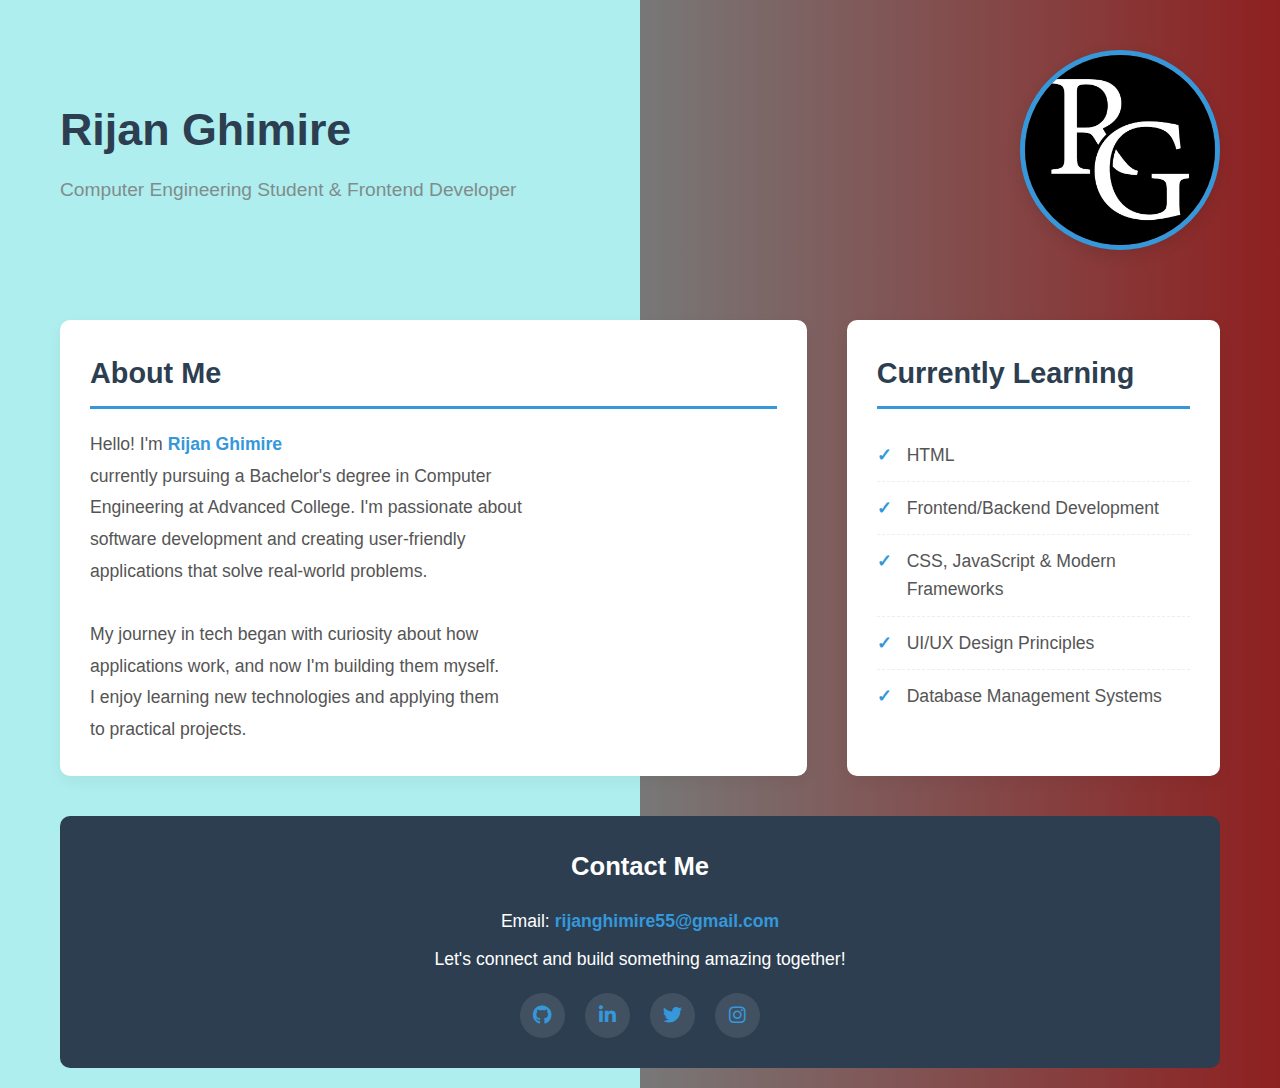
<file: Portfolio/index.html>
<!DOCTYPE html>
<html lang="en">
<head>
    <meta charset="UTF-8">
    <meta name="viewport" content="width=device-width, initial-scale=1.0">
    <title>rijan-ghimire</title>
    <link rel="stylesheet" href="https://cdnjs.cloudflare.com/ajax/libs/font-awesome/6.4.0/css/all.min.css">
    <link rel="stylesheet" href="styles.css">
</head>
<body>
    
    <div class="container">
        <header id="name">
            <div>
                <h1>Rijan Ghimire</h1>
                <p style="color: #7f8c8d; font-size: 1.2rem;">Computer Engineering Student & Frontend Developer</p>
            </div>
            <div class="pic">
                <img src="RG.png" height="200" alt="photo of ritik">
            </div>
        </header>
        
        <main>
            <section id="about_me">
                <h2>About Me</h2>
                <pre>Hello! I'm <b>Rijan Ghimire</b>
currently pursuing a Bachelor's degree in Computer 
Engineering at Advanced College. I'm passionate about 
software development and creating user-friendly 
applications that solve real-world problems.

My journey in tech began with curiosity about how 
applications work, and now I'm building them myself. 
I enjoy learning new technologies and applying them 
to practical projects.</pre>
            </section>
            
            <section id="learning">
                <h2>Currently Learning</h2>
                <ul>
                    <li>HTML</li>
                    <li>Frontend/Backend Development</li>
                    <li>CSS, JavaScript & Modern Frameworks</li>
                    <li>UI/UX Design Principles</li>
                    <li>Database Management Systems</li>
                </ul>
            </section>
        </main>

        <footer>
            <div id="contact">
                <h3>Contact Me</h3>
                <p>
                  Email: <a href="https://mail.google.com/">rijanghimire55@gmail.com</a>
                </p>
                <p style="margin-top: 10px;">
                    Let's connect and build something amazing together!
                </p>
                
                <div class="social-icons">
                    <a href="https://github.com" title="GitHub">
                        <i class="fab fa-github"></i>
                    </a>
                    <a href="https://linkedin.com" title="LinkedIn">
                        <i class="fab fa-linkedin-in"></i>
                    </a>
                    <a href="https://twitter.com" title="Twitter">
                        <i class="fab fa-twitter"></i>
                    </a>
                    <a href="https://instagram.com" title="Instagram">
                        <i class="fab fa-instagram"></i>
                    </a>
                </div>
            </div>
        </footer>
    </div>
</body>
</html>
</file>
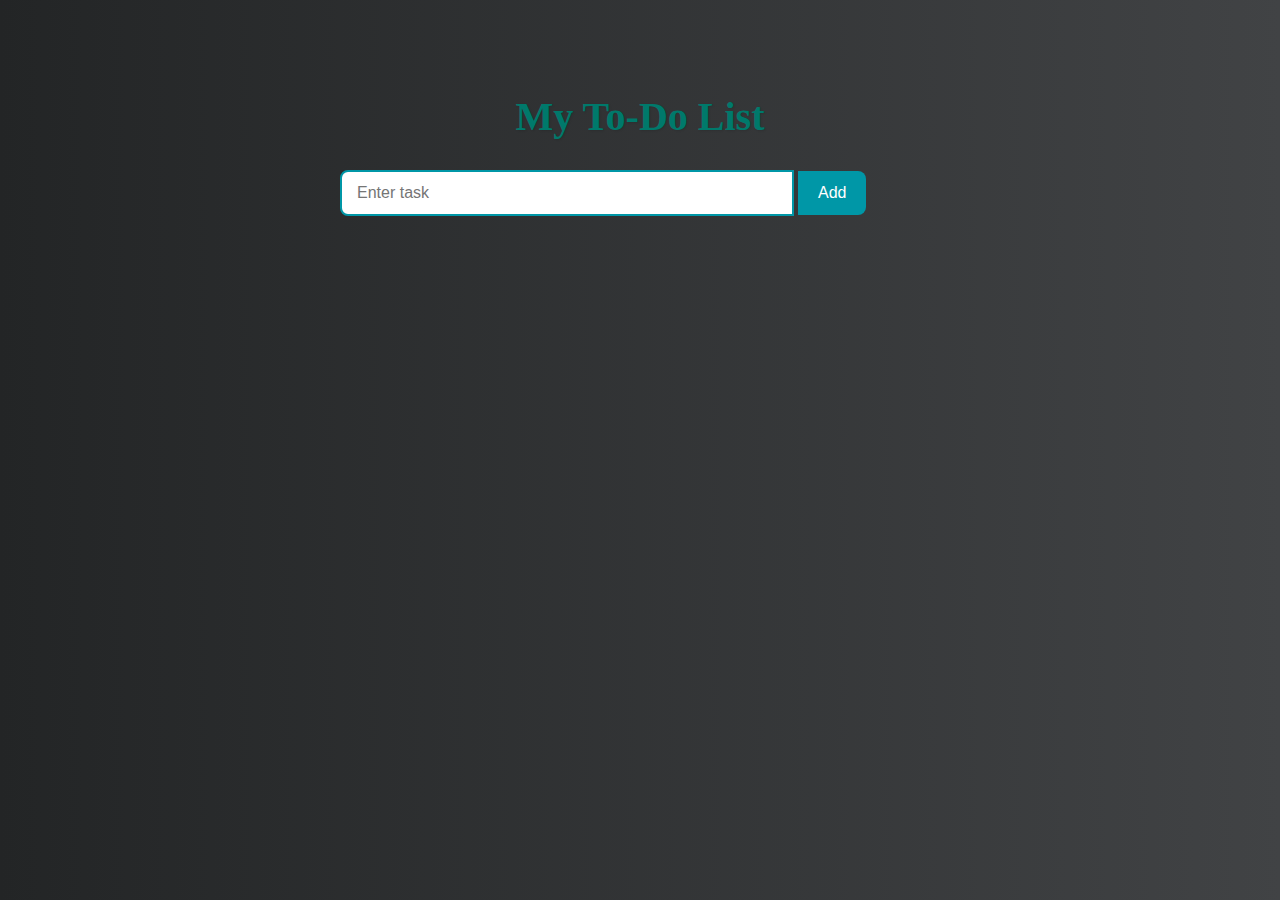
<file: to-do-list/index.html>
<!DOCTYPE html>
<html>
<head>
    <title>To-Do List</title>
    <script src="https://code.jquery.com/jquery-3.7.1.min.js"></script>
    <link rel="stylesheet" href="./style.css">
</head>

<body>
    <h2>My To-Do List</h2>
    <input type="text" id="taskInput" placeholder="Enter task">
    <button id="addTask">Add</button>
    <ul id="taskList"></ul>
    <script src="./script.js"></script>
</body>
</html>
</file>
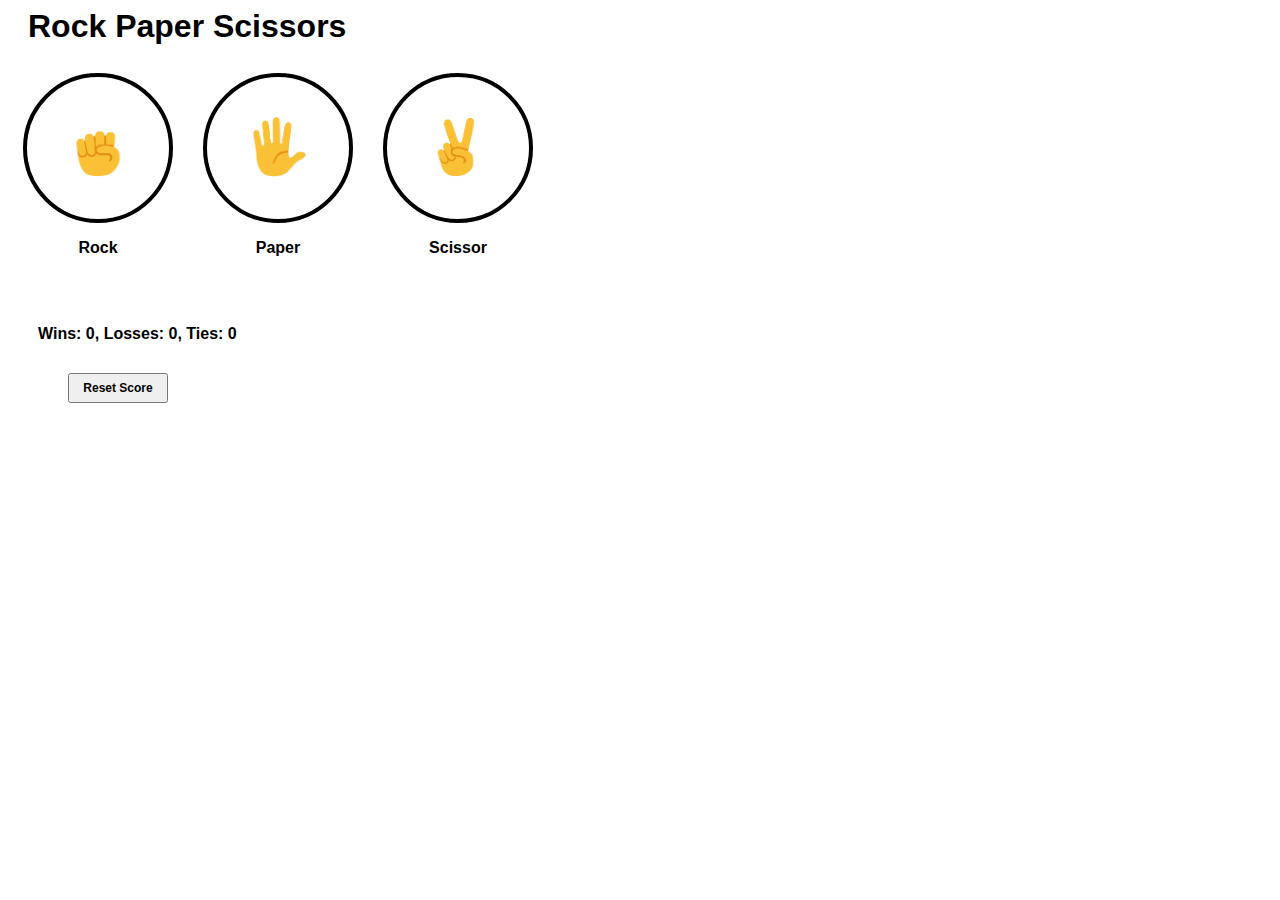
<file: 5c_Rps-final.html>
<!DOCTYPE html>
<html>
    <head>
        <title>Rock Paper Scissors</title>
        <link rel="stylesheet" href="./rps/rps-styles.css">
    </head>


    <body>
        <p style="font-size: xx-large; margin-left: 20px;">Rock Paper Scissors</p>
        <div class="rps">
            <div class="rps-button-grid">
                <button class="button" onclick="playGame('rock');"><img class="button-img" src="./rps/rps-data/rock-emoji.png"></button>
                <p>Rock</p>
            </div>

            <div class="rps-button-grid">
                <button class="button" onclick="playGame('paper');"><img class="button-img" src="./rps/rps-data/paper-emoji.png"></button>
                <p>Paper</p>
            </div>

            <div class="rps-button-grid">
                <button class="button" onclick="playGame('scissor');"><img class="button-img" src="./rps/rps-data/scissor-emoji.png"></button>
                <p>Scissor</p>
            </div>
        </div>

        <div class="score-board">
            <p class="js-result"></p>
            <p class="js-moves"></p>
            <p class="js-score score"></p>

            <button class="reset-button" onclick="
                score.wins = 0;
                score.losses = 0;
                score.ties = 0;
                updateScoreElement();
                localStorage.removeItem('score');
            ">Reset Score</button>
        </div>



        <script>
            let score = JSON.parse(localStorage.getItem('score')) || {
                wins: 0,
                losses: 0,
                ties: 0
            };

            /*
            if(!score){
                score = {
                    wins: 0,
                    losses: 0,
                    ties: 0
                };
            }
            */
            updateScoreElement();

            function playGame(playerMove) {
                const computerMove = pickComputerMove();
                let result = '';

                if(playerMove === computerMove){
                    result = 'Tie';
                    score.ties += 1;
                }
                else if(
                    (playerMove === 'rock' && computerMove === 'scissor') ||
                    (playerMove === 'paper' && computerMove === 'rock') ||
                    (playerMove === 'scissor' && computerMove === 'paper')
                ){
                    result = 'You Win';
                    score.wins += 1;
                } 
                else {
                    result = 'You Lose';
                    score.losses += 1;
                }

                localStorage.setItem('score', JSON.stringify(score));
                updateScoreElement();
                document.querySelector('.js-result').innerHTML = result;
                document.querySelector('.js-moves').innerHTML = `            
                You
                <img src="./rps/rps-data/${playerMove}-emoji.png" class="button-img">
                <img src="./rps/rps-data/${computerMove}-emoji.png" class="button-img">
                Computer
                `;
            }


            function updateScoreElement(){
                document.querySelector('.js-score').innerHTML = `Wins: ${score.wins}, Losses: ${score.losses}, Ties: ${score.ties}`
            }

            function pickComputerMove(){
                const randomNum = Math.random();
                if(randomNum >= 0 && randomNum < 1/3){
                    return 'rock';
                }
                else if(randomNum >= 1/3 && randomNum < 2/3){
                    return 'paper';
                }
                else{
                    return 'scissor';
                }
            }
    


        </script>
    </body>
</html>
</file>
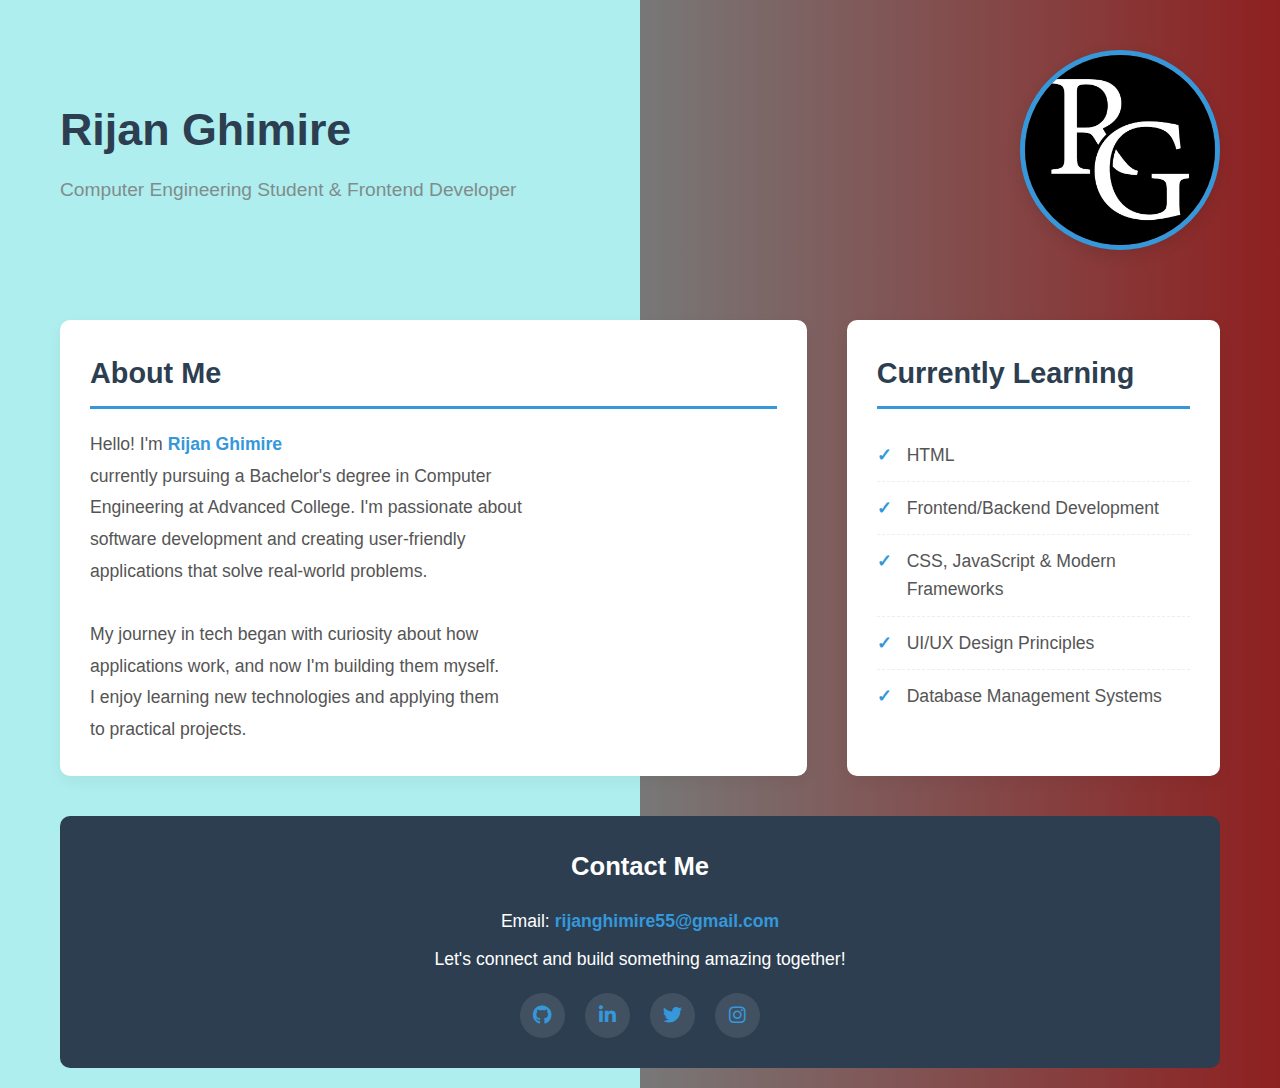
<file: portfolio.html>
<!DOCTYPE html>
<html lang="en">
<head>
    <meta charset="UTF-8">
    <meta name="viewport" content="width=device-width, initial-scale=1.0">
    <title>rijan-ghimire</title>
    <link rel="stylesheet" href="https://cdnjs.cloudflare.com/ajax/libs/font-awesome/6.4.0/css/all.min.css">
    <link rel="stylesheet" href="./Portfolio/styles.css">
</head>
<body>
    
    <div class="container">
        <header id="name">
            <div>
                <h1>Rijan Ghimire</h1>
                <p style="color: #7f8c8d; font-size: 1.2rem;">Computer Engineering Student & Frontend Developer</p>
            </div>
            <div class="pic">
                <img src="./Portfolio/RG.png" height="200" alt="photo of ritik">
            </div>
        </header>
        
        <main>
            <section id="about_me">
                <h2>About Me</h2>
                <pre>Hello! I'm <b>Rijan Ghimire</b>
currently pursuing a Bachelor's degree in Computer 
Engineering at Advanced College. I'm passionate about 
software development and creating user-friendly 
applications that solve real-world problems.

My journey in tech began with curiosity about how 
applications work, and now I'm building them myself. 
I enjoy learning new technologies and applying them 
to practical projects.</pre>
            </section>
            
            <section id="learning">
                <h2>Currently Learning</h2>
                <ul>
                    <li>HTML</li>
                    <li>Frontend/Backend Development</li>
                    <li>CSS, JavaScript & Modern Frameworks</li>
                    <li>UI/UX Design Principles</li>
                    <li>Database Management Systems</li>
                </ul>
            </section>
        </main>

        <footer>
            <div id="contact">
                <h3>Contact Me</h3>
                <p>
                  Email: <a href="https://mail.google.com/">rijanghimire55@gmail.com</a>
                </p>
                <p style="margin-top: 10px;">
                    Let's connect and build something amazing together!
                </p>
                
                <div class="social-icons">
                    <a href="https://github.com" title="GitHub">
                        <i class="fab fa-github"></i>
                    </a>
                    <a href="https://linkedin.com" title="LinkedIn">
                        <i class="fab fa-linkedin-in"></i>
                    </a>
                    <a href="https://twitter.com" title="Twitter">
                        <i class="fab fa-twitter"></i>
                    </a>
                    <a href="https://instagram.com" title="Instagram">
                        <i class="fab fa-instagram"></i>
                    </a>
                </div>
            </div>
        </footer>
    </div>
</body>
</html>
</file>
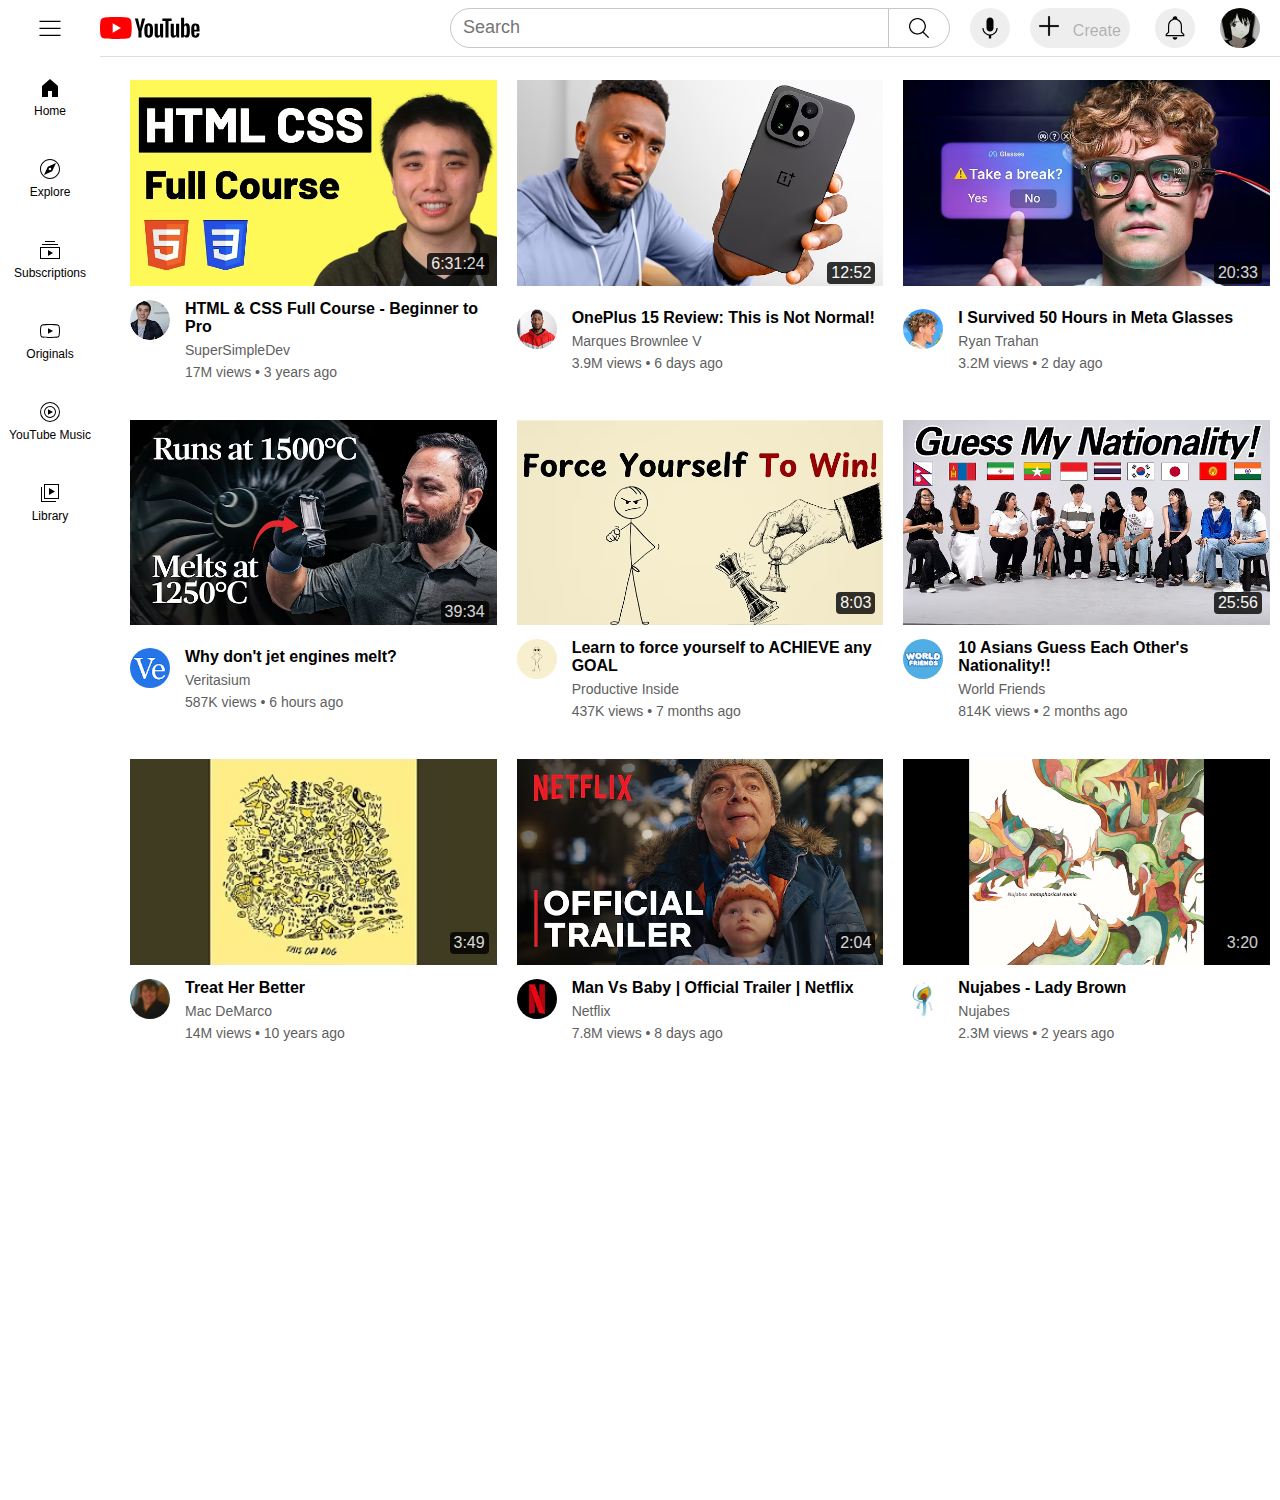
<file: YouTube Clone.html>
<!DOCTYPE html>
<html>
    <head>
        <title>YouTube.com Clone</title>
        <link rel="stylesheet" href="styles/general.css">
        <link rel="stylesheet" href="styles/header.css">
        <link rel="stylesheet" href="styles/sidebar.css">
        <link rel="stylesheet" href="styles/Video.css">
    </head>


    <body style="height: 1500px;">

        <div class="header">

            <div class="left-section">
                <button class="menu-button">
                    <img class="menu-icon" src="youtube-data/icons/hamburger-menu.svg">
                </button>

                <img style="width: 100px; cursor: pointer;" src="youtube-data/icons/youtube-logo.svg">
            </div>

            <div class="middle-section">
                    <input class="search-bar" type="text" placeholder="Search">
                    <button class="search-icon-button">
                        <img class="search-icon" style="width: 20px;" src="youtube-data/icons/search-interface-symbol.png">
                        <div class="tooltip">Search</div>
                    </button>

                    <button class="voice-search-button">
                        <img src="youtube-data/icons/voice-search-icon.svg">
                        <div class="tooltip">Search with your voice</div>
                    </button>
            </div>


            <div class="right-section">
                <button disabled class="upload-button">
                    <img src="youtube-data/icons/upload.png" style="width: 20px; margin-right: 10px;">
                    <span style="font-family: roboto, arial; font-size: 16px;">Create</span>
                </button>

                <button class="notification-button">
                    <img src="youtube-data/icons/notifications.svg">
                    <div class="tooltip">notifications</div>
                </button>

                <img class="Misaki" src="youtube-data/channel-pic/profile-pic.jpg">
            </div>
        </div>




        <div class="sidebar">
            <div class="sidebar-links">
                <img src="youtube-data/icons/home.svg">
                <div>Home</div>
            </div>
            <div class="sidebar-links">
                <img src="youtube-data/icons/explore.svg">
                <div>Explore</div>
            </div>
            <div class="sidebar-links">
                <img src="youtube-data/icons/subscriptions.svg">
                <div>Subscriptions</div>
            </div>
            <div class="sidebar-links">
                <img src="youtube-data/icons/originals.svg">
                <div>Originals</div>
            </div>
            <div class="sidebar-links">
                <img src="youtube-data/icons/youtube-music.svg">
                <div>YouTube Music</div>
            </div>
            <div class="sidebar-links">
                <img src="youtube-data/icons/library.svg">
                <div>Library</div>
            </div>
        </div>




        <div class="container">
            <!-- ROW 1 -->
            <div class="video-card">
                <div class="thumbnail">
                    <a href="https://youtu.be/G3e-cpL7ofc">
                        <img src="youtube-data/thumbnails/thumbnail1.avif" class="video-thumbnail">
                        <div class="video-time">6:31:24</div>
                    </a>
                </div>
                <div class="video-info-grid">
                    <div class="profile-pic">
                        <img class="channel-pic" src="youtube-data/channel-pic/channel1.jpg">
                    </div>
                    <div class="video-info">
                        <a href="https://youtu.be/G3e-cpL7ofc" class="video-info-link">
                            <p class="video-title">HTML & CSS Full Course - Beginner to Pro</p>
                        </a>
                        <p class="video-author">SuperSimpleDev</p>
                        <p class="video-stats">17M views • 3 years ago</p>
                    </div>
                </div>
            </div>
        
            <div class="video-card">
                <div class="thumbnail">
                    <a href="https://youtu.be/2MdQWo9fHZs">
                        <img src="youtube-data/thumbnails/thumbnail2.avif" class="video-thumbnail">
                        <div class="video-time">12:52</div>
                     </a>
                </div>
                <div class="video-info-grid">
                    <div class="profile-pic">
                        <img class="channel-pic" src="youtube-data/channel-pic/channel2.jpg">
                    </div>
                    <div class="video-info">
                        <a href="https://youtu.be/2MdQWo9fHZs" class="video-info-link">
                            <p class="video-title">OnePlus 15 Review: This is Not Normal!</p>
                        </a>
                        <p class="video-author">Marques Brownlee V</p>
                        <p class="video-stats">3.9M views • 6 days ago</p>
                    </div>
                </div>
            </div>
        
            <div class="video-card">
                <div class="thumbnail">
                    <a href="https://youtu.be/QFtbKfGn4vs">
                        <img src="youtube-data/thumbnails/thumbnail3.avif" class="video-thumbnail">
                        <div class="video-time">20:33</div>
                    </a>
                </div>
                <div class="video-info-grid">
                    <div class="profile-pic">
                        <img class="channel-pic" src="youtube-data/channel-pic/channel3.jpg">
                    </div>
                    <div class="video-info">
                        <a href="https://youtu.be/QFtbKfGn4vs" class="video-info-link">
                            <p class="video-title">I Survived 50 Hours in Meta Glasses</p>
                        </a>
                        <p class="video-author">Ryan Trahan</p>
                        <p class="video-stats">3.2M views • 2 day ago</p>
                    </div>
                </div>
            </div>
        
            <!-- ROW 2 -->
            <div class="video-card">
                <div class="thumbnail">
                    <a href="https://youtu.be/QtxVdC7pBQM">
                        <img src="youtube-data/thumbnails/thumbnail4.avif" class="video-thumbnail">
                        <div class="video-time">39:34</div>
                    </a>
                </div>
                <div class="video-info-grid">
                    <div class="profile-pic">
                        <img class="channel-pic" src="youtube-data/channel-pic/channel4.jpg">
                    </div>
                    <div class="video-info">
                        <a href="https://youtu.be/QtxVdC7pBQM" class="video-info-link">
                            <p class="video-title">Why don't jet engines melt?</p>
                        </a>
                        <p class="video-author">Veritasium</p>
                        <p class="video-stats">587K views • 6 hours ago</p>
                    </div>
                </div>
            </div>
        
            <div class="video-card">
                <div class="thumbnail">
                    <a href="https://youtu.be/BuPD4sSo2tE">
                        <img src="youtube-data/thumbnails/thumbnail5.avif" class="video-thumbnail">
                        <div class="video-time">8:03</div>
                    </a>
                </div>
                <div class="video-info-grid">
                    <div class="profile-pic">
                        <img class="channel-pic" src="youtube-data/channel-pic/channel5.jpg">
                    </div>
                    <div class="video-info">
                        <a href="https://youtu.be/BuPD4sSo2tE" class="video-info-link">
                            <p class="video-title">Learn to force yourself to ACHIEVE any GOAL</p>
                        </a>
                        <p class="video-author">Productive Inside</p>
                        <p class="video-stats">437K views • 7 months ago</p>
                    </div>
                </div>
            </div>
        
            <div class="video-card">
                <div class="thumbnail">
                    <a href="https://youtu.be/2AUvqrvXrJ8">
                        <img src="youtube-data/thumbnails/thumbnail6.avif" class="video-thumbnail">
                        <div class="video-time">25:56</div>
                    </a>
                </div>
                <div class="video-info-grid">
                    <div class="profile-pic">
                        <img class="channel-pic" src="youtube-data/channel-pic/channel6.jpg">
                    </div>
                    <div class="video-info">
                        <a href="https://youtu.be/2AUvqrvXrJ8" class="video-info-link">
                            <p class="video-title">10 Asians Guess Each Other's Nationality!!</p>
                        </a>
                        <p class="video-author">World Friends</p>
                        <p class="video-stats">814K views • 2 months ago</p>
                    </div>
                </div>
            </div>
        
            <!-- ROW 3 -->
            <div class="video-card">
                <div class="thumbnail">
                    <a href="https://youtu.be/KChvUW2eCVE">
                        <img src="youtube-data/thumbnails/thumbnail7.avif" class="video-thumbnail">
                        <div class="video-time">3:49</div>
                    </a>
                </div>
                <div class="video-info-grid">
                    <div class="profile-pic">
                        <img class="channel-pic" src="youtube-data/channel-pic/channel7.jpg">
                    </div>
                    <div class="video-info">
                        <a href="https://youtu.be/KChvUW2eCVE" class="video-info-link">
                            <p class="video-title">Treat Her Better</p>
                        </a>
                        <p class="video-author">Mac DeMarco</p>
                        <p class="video-stats">14M views • 10 years ago</p>
                    </div>
                </div>
            </div>
        
            <div class="video-card">
                <div class="thumbnail">
                    <a href="https://youtu.be/zHhR3daI3bY">
                        <img src="youtube-data/thumbnails/thumbnail8.avif" class="video-thumbnail">
                        <div class="video-time">2:04</div>
                    </a>
                </div>
                <div class="video-info-grid">
                    <div class="profile-pic">
                        <img class="channel-pic" src="youtube-data/channel-pic/channel8.jpg">
                    </div>
                    <div class="video-info">
                        <a href="https://youtu.be/zHhR3daI3bY" class="video-info-link">
                            <p class="video-title">Man Vs Baby | Official Trailer | Netflix</p>
                        </a>
                        <p class="video-author">Netflix</p>
                        <p class="video-stats">7.8M views • 8 days ago</p>
                    </div>
                </div>
            </div>
        
            <div class="video-card">
                <div class="thumbnail">
                    <a href="https://youtu.be/R5dphZnPb9A">
                        <img src="youtube-data/thumbnails/thumbnail9.avif" class="video-thumbnail">
                        <div class="video-time">3:20</div>
                    </a>
                </div>
                <div class="video-info-grid">
                    <div class="profile-pic">
                        <img class="channel-pic" src="youtube-data/channel-pic/channel9.jpg">
                    </div>
                    <div class="video-info">
                        <a href="https://youtu.be/R5dphZnPb9A" class="video-info-link">
                            <p class="video-title">Nujabes - Lady Brown</p>
                        </a>
                        <p class="video-author">Nujabes</p>
                        <p class="video-stats">2.3M views • 2 years ago</p>
                    </div>
                </div>
            </div>
        
        </div>
        
    





    </body>

</html>
</file>
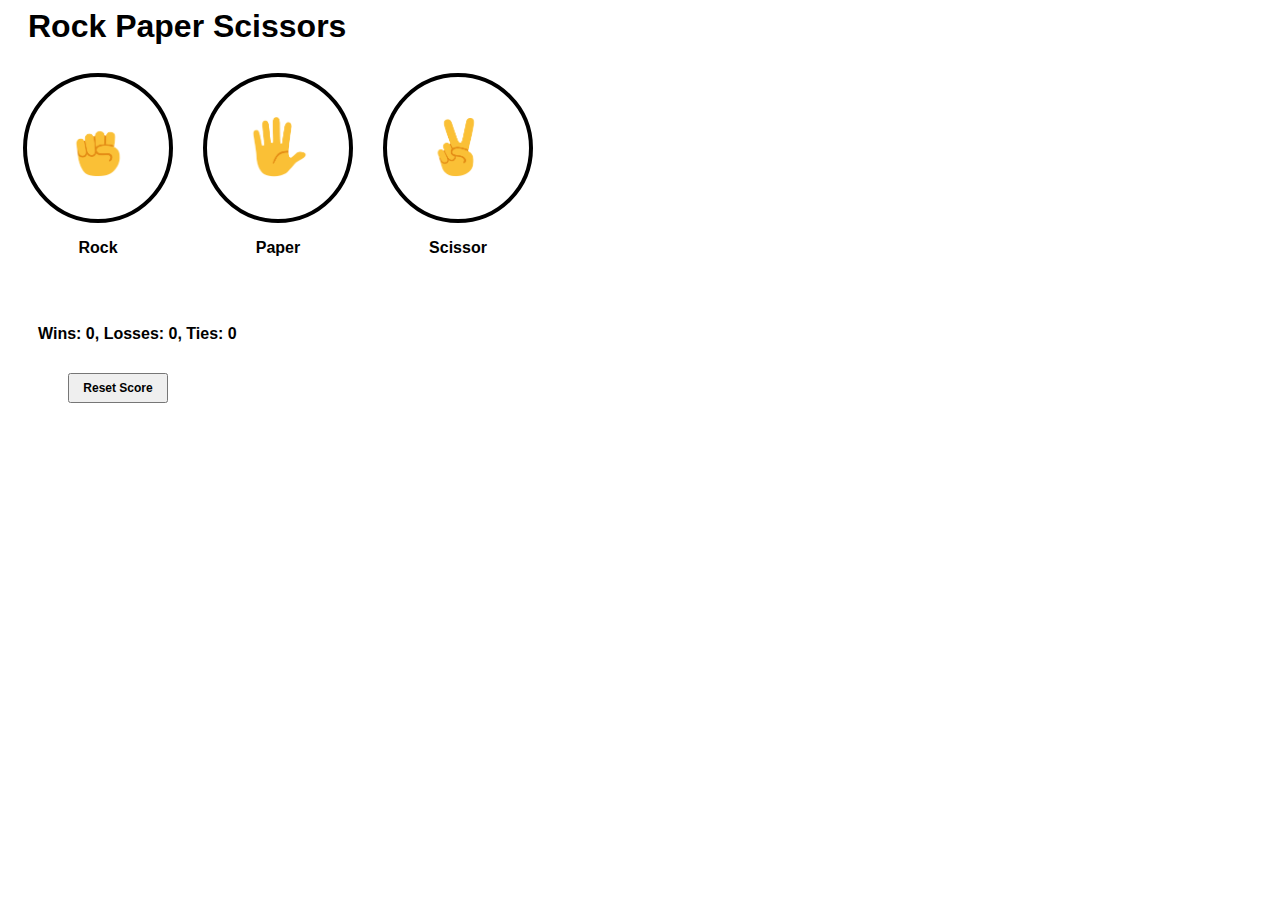
<file: rock-paper-scissor/5c_Rps-final.html>
<!DOCTYPE html>
<html>
    <head>
        <title>Rock Paper Scissors</title>
        <link rel="stylesheet" href="./rps-styles.css">
    </head>


    <body>
        <p style="font-size: xx-large; margin-left: 20px;">Rock Paper Scissors</p>
        <div class="rps">
            <div class="rps-button-grid">
                <button class="button" onclick="playGame('rock');"><img class="button-img" src="rps-data/rock-emoji.png"></button>
                <p>Rock</p>
            </div>

            <div class="rps-button-grid">
                <button class="button" onclick="playGame('paper');"><img class="button-img" src="rps-data/paper-emoji.png"></button>
                <p>Paper</p>
            </div>

            <div class="rps-button-grid">
                <button class="button" onclick="playGame('scissor');"><img class="button-img" src="rps-data/scissor-emoji.png"></button>
                <p>Scissor</p>
            </div>
        </div>

        <div class="score-board">
            <p class="js-result"></p>
            <p class="js-moves"></p>
            <p class="js-score score"></p>

            <button class="reset-button" onclick="
                score.wins = 0;
                score.losses = 0;
                score.ties = 0;
                updateScoreElement();
                localStorage.removeItem('score');
            ">Reset Score</button>
        </div>



        <script>
            let score = JSON.parse(localStorage.getItem('score')) || {
                wins: 0,
                losses: 0,
                ties: 0
            };

            /*
            if(!score){
                score = {
                    wins: 0,
                    losses: 0,
                    ties: 0
                };
            }
            */
            updateScoreElement();

            function playGame(playerMove) {
                const computerMove = pickComputerMove();
                let result = '';

                if(playerMove === computerMove){
                    result = 'Tie';
                    score.ties += 1;
                }
                else if(
                    (playerMove === 'rock' && computerMove === 'scissor') ||
                    (playerMove === 'paper' && computerMove === 'rock') ||
                    (playerMove === 'scissor' && computerMove === 'paper')
                ){
                    result = 'You Win';
                    score.wins += 1;
                } 
                else {
                    result = 'You Lose';
                    score.losses += 1;
                }

                localStorage.setItem('score', JSON.stringify(score));
                updateScoreElement();
                document.querySelector('.js-result').innerHTML = result;
                document.querySelector('.js-moves').innerHTML = `            
                You
                <img src="rps-data/${playerMove}-emoji.png" class="button-img">
                <img src="rps-data/${computerMove}-emoji.png" class="button-img">
                Computer
                `;
            }


            function updateScoreElement(){
                document.querySelector('.js-score').innerHTML = `Wins: ${score.wins}, Losses: ${score.losses}, Ties: ${score.ties}`
            }

            function pickComputerMove(){
                const randomNum = Math.random();
                if(randomNum >= 0 && randomNum < 1/3){
                    return 'rock';
                }
                else if(randomNum >= 1/3 && randomNum < 2/3){
                    return 'paper';
                }
                else{
                    return 'scissor';
                }
            }
    


        </script>
    </body>
</html>
</file>
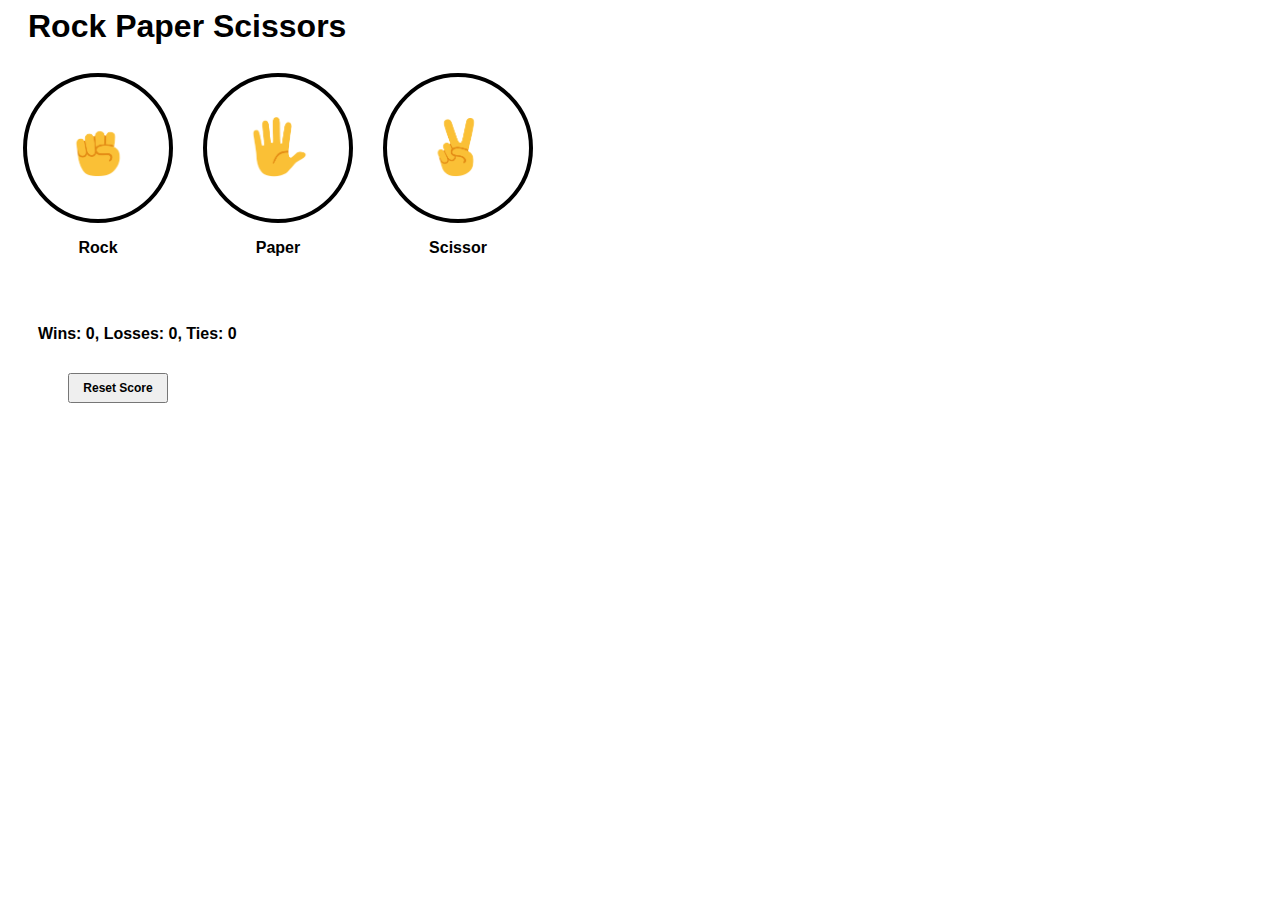
<file: rps/5c_Rps-final.html>
<!DOCTYPE html>
<html>
    <head>
        <title>Rock Paper Scissors</title>
        <link rel="stylesheet" href="rps-styles.css">
    </head>


    <body>
        <p style="font-size: xx-large; margin-left: 20px;">Rock Paper Scissors</p>
        <div class="rps">
            <div class="rps-button-grid">
                <button class="button" onclick="playGame('rock');"><img class="button-img" src="rps-data/rock-emoji.png"></button>
                <p>Rock</p>
            </div>

            <div class="rps-button-grid">
                <button class="button" onclick="playGame('paper');"><img class="button-img" src="rps-data/paper-emoji.png"></button>
                <p>Paper</p>
            </div>

            <div class="rps-button-grid">
                <button class="button" onclick="playGame('scissor');"><img class="button-img" src="rps-data/scissor-emoji.png"></button>
                <p>Scissor</p>
            </div>
        </div>

        <div class="score-board">
            <p class="js-result"></p>
            <p class="js-moves"></p>
            <p class="js-score score"></p>

            <button class="reset-button" onclick="
                score.wins = 0;
                score.losses = 0;
                score.ties = 0;
                updateScoreElement();
                localStorage.removeItem('score');
            ">Reset Score</button>
        </div>



        <script>
            let score = JSON.parse(localStorage.getItem('score')) || {
                wins: 0,
                losses: 0,
                ties: 0
            };

            /*
            if(!score){
                score = {
                    wins: 0,
                    losses: 0,
                    ties: 0
                };
            }
            */
            updateScoreElement();

            function playGame(playerMove) {
                const computerMove = pickComputerMove();
                let result = '';

                if(playerMove === computerMove){
                    result = 'Tie';
                    score.ties += 1;
                }
                else if(
                    (playerMove === 'rock' && computerMove === 'scissor') ||
                    (playerMove === 'paper' && computerMove === 'rock') ||
                    (playerMove === 'scissor' && computerMove === 'paper')
                ){
                    result = 'You Win';
                    score.wins += 1;
                } 
                else {
                    result = 'You Lose';
                    score.losses += 1;
                }

                localStorage.setItem('score', JSON.stringify(score));
                updateScoreElement();
                document.querySelector('.js-result').innerHTML = result;
                document.querySelector('.js-moves').innerHTML = `            
                You
                <img src="./rps-data/${playerMove}-emoji.png" class="button-img">
                <img src="./rps-data/${computerMove}-emoji.png" class="button-img">
                Computer
                `;
            }


            function updateScoreElement(){
                document.querySelector('.js-score').innerHTML = `Wins: ${score.wins}, Losses: ${score.losses}, Ties: ${score.ties}`
            }

            function pickComputerMove(){
                const randomNum = Math.random();
                if(randomNum >= 0 && randomNum < 1/3){
                    return 'rock';
                }
                else if(randomNum >= 1/3 && randomNum < 2/3){
                    return 'paper';
                }
                else{
                    return 'scissor';
                }
            }
    


        </script>
    </body>
</html>
</file>
<file: Portfolio/styles.css>
* {
    margin: 0;
    padding: 0;
    box-sizing: border-box;
    font-family: 'Segoe UI', Tahoma, Geneva, Verdana, sans-serif;
}

body {
    background: linear-gradient(to left, rgb(142, 32, 32) 0%, rgb(120, 120, 120) 50%, paleturquoise 50%, paleturquoise 100%);
    color: #333;
    line-height: 1.6;
}

.container {
    max-width: 1200px;
    margin: 0 auto;
    padding: 20px;
}

header {
    display: flex;
    justify-content: space-between;
    align-items: center;
    padding: 30px 0;
    flex-wrap: wrap;
}

#name h1 {
    font-size: 2.8rem;
    color: #2c3e50;
    margin-bottom: 10px;
    font-weight: 700;
}

.pic {
    border-radius: 50%;
    overflow: hidden;
    width: 200px;
    height: 200px;
    border: 5px solid #3498db;
    box-shadow: 0 5px 15px rgba(0, 0, 0, 0.1);
}

.pic img {
    width: 100%;
    height: 100%;
    object-fit: cover;
}

main {
    display: grid;
    grid-template-columns: 2fr 1fr;
    gap: 40px;
    margin: 40px 0;
}

@media (max-width: 768px) {
    main {
        grid-template-columns: 1fr;
    }
    
    header {
        flex-direction: column;
        text-align: center;
    }
    
    .pic {
        margin-top: 20px;
    }
}

section, aside {
    background-color: white;
    border-radius: 10px;
    padding: 30px;
    box-shadow: 0 5px 15px rgba(0, 0, 0, 0.05);
    transition: transform 0.3s ease;
}

section:hover, aside:hover {
    transform: translateY(-5px);
}

h2 {
    color: #2c3e50;
    font-size: 1.8rem;
    margin-bottom: 20px;
    padding-bottom: 10px;
    border-bottom: 3px solid #3498db;
}

/* About Me Section */
#about_me pre {
    font-family: 'Segoe UI', Tahoma, Geneva, Verdana, sans-serif;
    font-size: 1.1rem;
    white-space: pre-wrap;
    line-height: 1.8;
    color: #555;
}

#about_me b {
    color: #3498db;
    font-weight: 700;
}



#learning ul {
    list-style-type: none;
    padding-left: 0;
}

#learning li {
    padding: 12px 0;
    border-bottom: 1px dashed #eee;
    font-size: 1.1rem;
    color: #555;
    position: relative;
    padding-left: 30px;
}

#learning li:last-child {
    border-bottom: none;
}

#learning li:before {
    content: "✓";
    color: #3498db;
    font-weight: bold;
    position: absolute;
    left: 0;
}

/* Footer */
footer {
    background-color: #2c3e50;
    color: white;
    border-radius: 10px;
    padding: 30px;
    margin-top: 40px;
    text-align: center;
}

#contact h3 {
    font-size: 1.6rem;
    margin-bottom: 20px;
    color: white;
}

#contact p {
    font-size: 1.1rem;
    margin-bottom: 10px;
}

#contact a {
    color: #3498db;
    text-decoration: none;
    font-weight: 600;
    transition: color 0.3s;
}

#contact a:hover {
    color: #1abc9c;
    text-decoration: underline;
}

/* Social Icons */
.social-icons {
    display: flex;
    justify-content: center;
    gap: 20px;
    margin-top: 20px;
}

.social-icons a {
    display: inline-flex;
    align-items: center;
    justify-content: center;
    width: 45px;
    height: 45px;
    background-color: rgba(255, 255, 255, 0.1);
    border-radius: 50%;
    color: white;
    font-size: 1.2rem;
    transition: all 0.3s ease;
}

.social-icons a:hover {
    background-color: #3498db;
    transform: translateY(-3px);
}

/* Responsive adjustments */
@media (max-width: 576px) {
    .container {
        padding: 15px;
    }
    
    #name h1 {
        font-size: 2.2rem;
    }
    
    section, aside {
        padding: 20px;
    }
    
    h2 {
        font-size: 1.6rem;
    }
}
</file>
<file: to-do-list/style.css>
body {
    font-family: Arial, Helvetica, sans-serif sans-serif;
    background-color: #f4f7fa;
    color: #333;
    max-width: 600px;
    margin: 40px auto;
    padding: 20px;
    background: linear-gradient(to right, #232526, #414345);
}

h2 {
    text-align: center;
    color: #00796b;
    margin-bottom: 30px;
    font-size: 2.5em;
    text-shadow: 1px 1px 2px rgba(0,0,0,0.1);
}

#taskInput {
    padding: 12px 15px;
    font-size: 1em;
    border: 2px solid #0097a7;
    border-radius: 8px 0 0 8px;
    width: 70%;
    outline: none;
    transition: border-color 0.3s;
}

#taskInput:focus {
    border-color: #00796b;
}

#addTask {
    padding: 13px 20px;
    font-size: 1em;
    background-color: #0097a7;
    color: white;
    border: none;
    border-radius: 0 8px 8px 0;
    cursor: pointer;
    transition: background-color 0.3s;
}

#addTask:hover {
    background-color: #00796b;
}

#taskList {
    list-style: none;
    padding: 0;
    width: 88%;
    margin-top: 30px;
}

#taskList li {
    background-color: white;
    padding: 15px;
    margin-bottom: 10px;
    border-radius: 8px;
    box-shadow: 0 2px 5px rgba(0,0,0,0.1);
    display: flex;
    justify-content: space-between;
    align-items: center;
    font-size: 1.1em;
    transition: transform 0.2s, box-shadow 0.2s;
}

#taskList li:hover {
    transform: translateY(-2px);
    box-shadow: 0 4px 10px rgba(0,0,0,0.15);
}

.delete-btn {
    background-color: #e64a19;
    color: white;
    border: none;
    width: 30px;
    height: 30px;
    cursor: pointer;
    transition: background-color 0.3s;
}

.delete-btn:hover {
    background-color: #d32f2f;
}
</file>
<file: rps/rps-styles.css>
p{
    margin: 0;
    font-family: roboto, Arial, sans-serif;
    font-weight: 600;
}

.rps{
    display: flex;
    margin-top: 20px;
    margin-bottom: 30px;
}

.rps-button-grid{
    display: grid;
    width: 180px;
    height: 200px;
    justify-content: center;
    align-items: center;
    text-align: center;

}

.button{
    width: 150px;
    height: 150px;
    background-color: white;
    border-width: 4px;
    border-color: black;
    border-style: solid;
    border-radius: 50%;
    cursor: pointer;
}

.button-img{
    height: 60px;
    width: 60px;
}

.js-result{
    font-size:25px;
    margin-bottom: 30px;
}

.js-moves{
    font-size: 20px;
}

.score{
    margin-top: 60px;
}

.reset-button{
    width: 100px;
    height: 30px;
    margin-left: 30px;
    font-size: 12px;
    font-weight: 600;
    margin-top: 30px;
    cursor: pointer;
}

.score-board{
    margin-top: 20px;
    margin-left: 30px;
}
</file>
<file: styles/general.css>
p{
    font-family: roboto, arial, sans-serif;
    margin: 0;
}

body{
    margin: 0;
    padding: 0;
    padding-right: 10px;
}
</file>
<file: styles/header.css>
.header {
    display: flex;
    height: 56px;
    align-items: center;
    background-color: rgb(255, 255, 255);
    position: fixed;
    top:0;
    left:0;
    right: 0;
    z-index: 100;
    border-bottom-width: 1.25px;
    border-bottom-style: solid;
    border-bottom-color: #dedede;
}

.left-section{
    display: flex;
    width: 250px;
    height: 100%;
    align-items: center;
}

.menu-button{
    width: 40px;
    height: 40px;
    background-color: white;
    border-radius: 50%;
    border:none;
    margin-top: 5px;
    margin-left: 30px;
    margin-right: 30px;
}

.menu-button:hover{
    background-color: #ececec;
    transition: 0.15s;
}

.menu-button:active{
    background-color: #c6c6c6;
    transition: 0.15s;
}


.middle-section{
    display: flex;
    flex:1;
    height: 100%;
    align-items: center; 
    padding-left: 10px;
}

.search-bar{
    width: 100%;
    max-width: 530px;
    min-width: 100px;
    height: 36px;
    font-size: 16px;
    padding-left: 12px;
    margin-left: 190px;
    border-top-left-radius: 30px;
    border-bottom-left-radius: 30px;
    border-width: 1px;
    border-style: solid;
    border-color: #c6c6c6;
    z-index: 2;
}

.search-bar:focus{
    outline: none;
    border-color: rgb(119, 119, 255);
    box-shadow: 2px 2px 2px rgba(0, 0, 0, 0.15);
}

.search-bar::placeholder{
    font-family: roboto, arial;
    font-size: 18px;
}

.search-icon-button{
    background-color: white; 
    height: 40px;
    outline: none;
    border:none;
    border-style: solid;
    border-width: 1px;
    border-color: #c6c6c6;
    padding: 0 20px;
    margin-left:-1px;
    border-top-right-radius: 20px;
    border-bottom-right-radius: 20px;
    z-index: 1;
}

.search-icon-button:hover{
    background-color: rgb(232, 232, 232);
    transition: 0.15s;
}


.voice-search-button,
.notification-button{
    width: 40px;
    height: 40px;
    border:none;
    margin-left: 20px;
    margin-right: 20px;
    background-color: rgb(238, 238, 238);
    border-radius: 50%;
    flex-shrink: 0;
}

.voice-search-button:hover,
.notification-button:hover{
    background-color: #d9d9d9;
    transition: 0.15s;
}

.voice-search-button:active,
.notification-button:active{
    background-color: #a1a1a1;
    transition: 0.15s;
}

.right-section{
    display: flex;
    width: 250px;
    justify-content: space-between;
    align-items: center;
}

.upload-button{
    width: 100px;
    height: 40px;
    border:none;
    border-top-left-radius: 20px;
    border-bottom-left-radius: 20px;
    border-top-right-radius: 20px;
    border-bottom-right-radius: 20px;
    background-color: rgb(238, 238, 238);
    justify-content: center;
    align-items: center;
}

.upload-button:hover{
    background-color: #c6c6c6;
    transition: 0.15s;
}

.upload-button:active{
    background-color: #a1a1a1;
    transition: 0.15s;
}

.menu-button, 
.search-icon-button,
.voice-search-button,
.upload-button,
.notification-button{
    cursor: pointer;
}



.Misaki{
    width: 40px;
    height: 40px;
    border-radius: 50%;
    margin-right: 20px;
}


.search-icon-button, 
.voice-search-button,
.notification-button{
    display: flex;
    justify-content: center;
    align-items: center;
    position: relative;
}

.search-icon-button .tooltip, 
.voice-search-button .tooltip, 
.notification-button .tooltip{
    position: absolute;
    bottom:-40px;
    background-color: grey;
    color: white;
    font-size: 12px;
    padding-left: 8px;
    padding-right: 8px;
    padding-top: 6px;
    padding-bottom: 6px;
    border-radius: 4px;
    opacity: 0;
    transition: 0.15s;
    pointer-events: none;
    white-space: nowrap;
}

.search-icon-button:hover .tooltip,
.voice-search-button:hover .tooltip, 
.notification-button:hover .tooltip{
    opacity: 1;
}
</file>
<file: styles/sidebar.css>
.sidebar{
    width: 100px;
    position: fixed;
    top:54px;
    left:0;
    bottom:0;
    z-index: 200;
    background-color: white;
 }

 .sidebar-links{
    display: flex;
    height: 76px;
    justify-content: center;
    align-items: center;
    flex-direction: column;
    padding-top: 5px;
    cursor: pointer;
 }

 .sidebar-links:hover{
    background-color: rgb(227, 227, 227);
 }

.sidebar-links img{
    height: 24px;
    margin-bottom: 4px;
}

.sidebar-links div{
    font-family: roboto, arial, sans-serif;
    font-size: 12px;
}
</file>
<file: styles/Video.css>
.container{
    display: grid;
    grid-template-columns: 1fr 1fr 1fr;
    column-gap: 20px;
    row-gap: 40px;
    padding-top: 80px;
    padding-left: 130px;
}

@media (max-width: 800px){
    .container{
        grid-template-columns: 1fr 1fr;
    }
}

.video-info-link{
    text-decoration: none;
    color: black;
}

.video-card{
    display: grid;
    width: 100%;
}

.thumbnail{
    position: relative;
}

.video-thumbnail{
    width: 100%;
    margin-bottom: 10px;
}

.video-thumbnail,
.channel-pic, 
.video-title,
.video-author{
    cursor: pointer;
}

.video-info-grid{
    display:grid;
    grid-template-columns: 40px 1fr;
    column-gap: 15px;
}

.channel-pic{
    width: 40px;
    height: 40px;
    border-radius: 50%;
}

.video-title{
    font-size: 16px;
    font-weight: 600;
}

.video-author, 
.video-stats{
    margin-top: 6px;
    font-size: 14px;
    color: rgb(95, 95, 95);
}

.video-time{
    background-color: black;
    font-family: roboto, arial;
    color: white;
    position: absolute;
    bottom: 25px;
    right: 8px;
    padding-left: 4px;
    padding-right: 4px;
    padding-top: 2px;
    padding-bottom: 2px;
    border-radius: 4px;
    opacity: 0.8;
}
</file>
<file: rock-paper-scissor/rps-styles.css>
p{
    margin: 0;
    font-family: roboto, Arial, sans-serif;
    font-weight: 600;
}

.rps{
    display: flex;
    margin-top: 20px;
    margin-bottom: 30px;
}

.rps-button-grid{
    display: grid;
    width: 180px;
    height: 200px;
    justify-content: center;
    align-items: center;
    text-align: center;

}

.button{
    width: 150px;
    height: 150px;
    background-color: white;
    border-width: 4px;
    border-color: black;
    border-style: solid;
    border-radius: 50%;
    cursor: pointer;
}

.button-img{
    height: 60px;
    width: 60px;
}

.js-result{
    font-size:25px;
    margin-bottom: 30px;
}

.js-moves{
    font-size: 20px;
}

.score{
    margin-top: 60px;
}

.reset-button{
    width: 100px;
    height: 30px;
    margin-left: 30px;
    font-size: 12px;
    font-weight: 600;
    margin-top: 30px;
    cursor: pointer;
}

.score-board{
    margin-top: 20px;
    margin-left: 30px;
}
</file>
